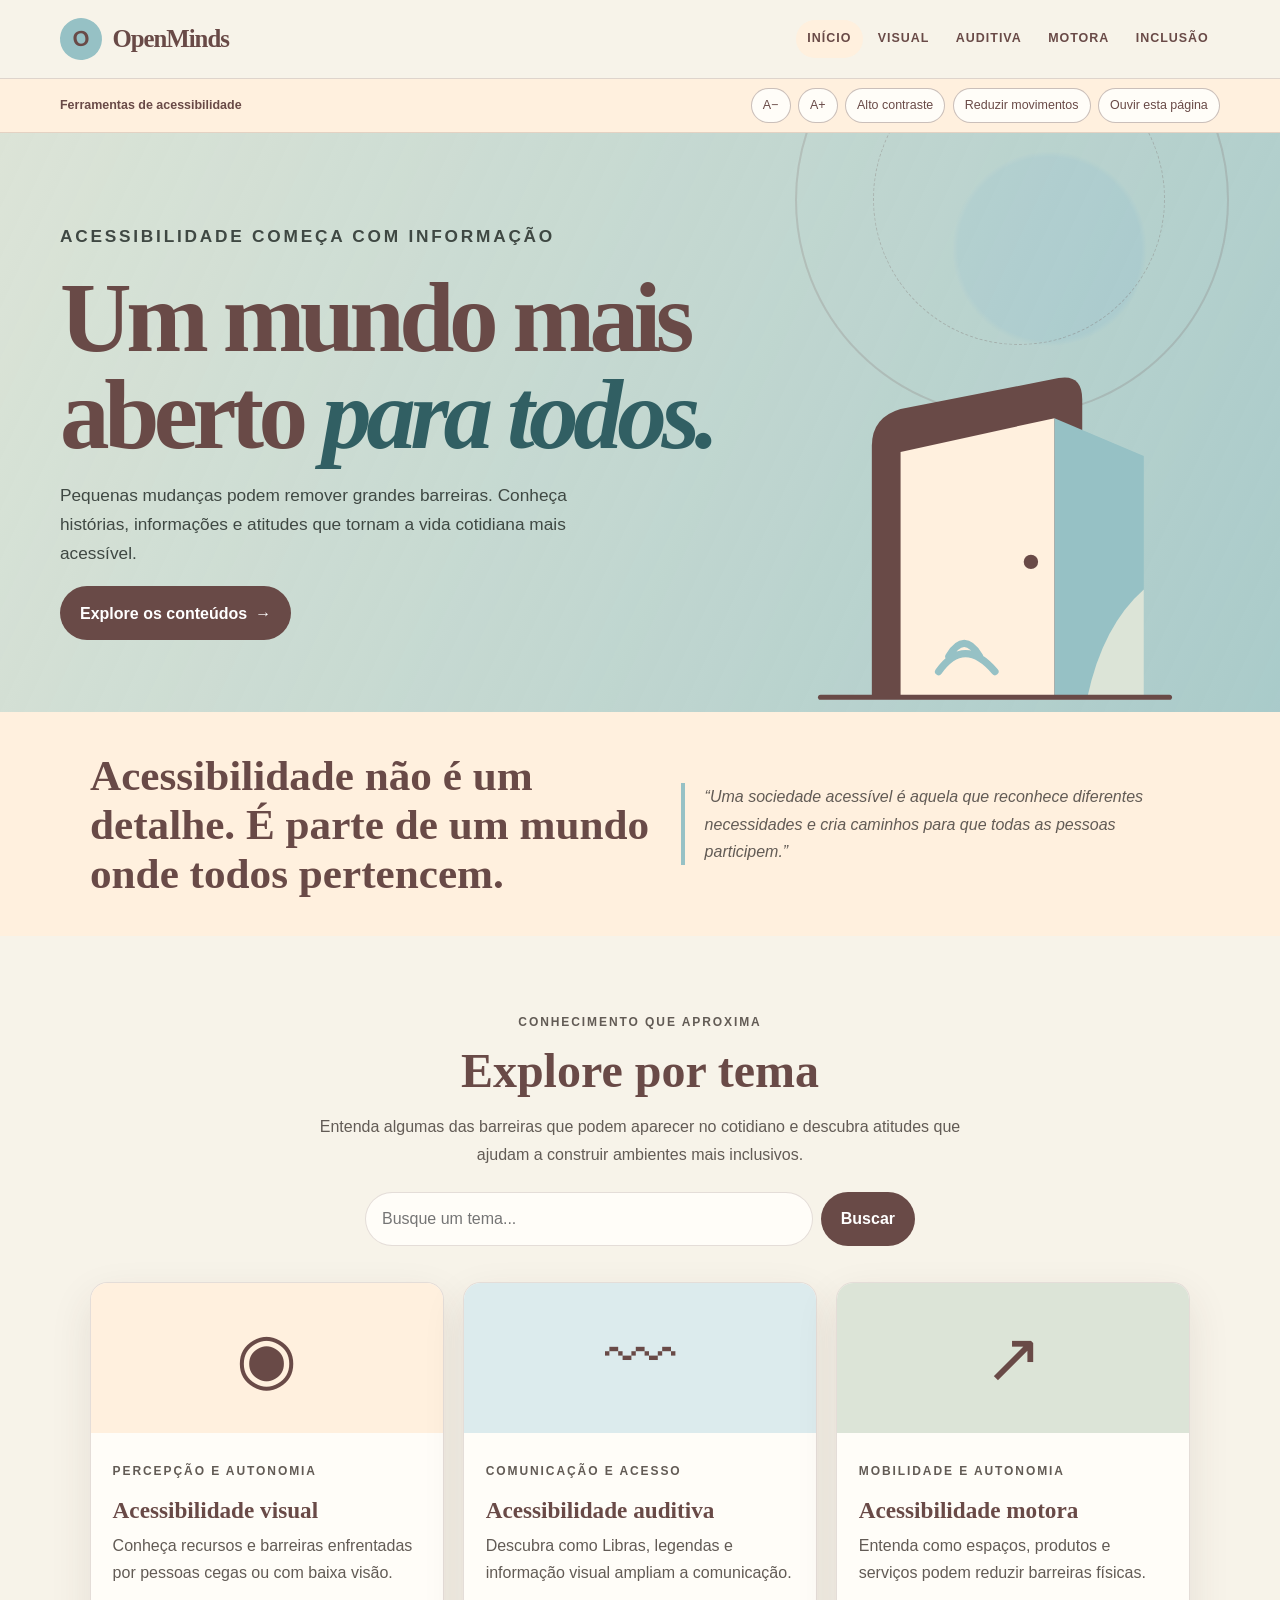
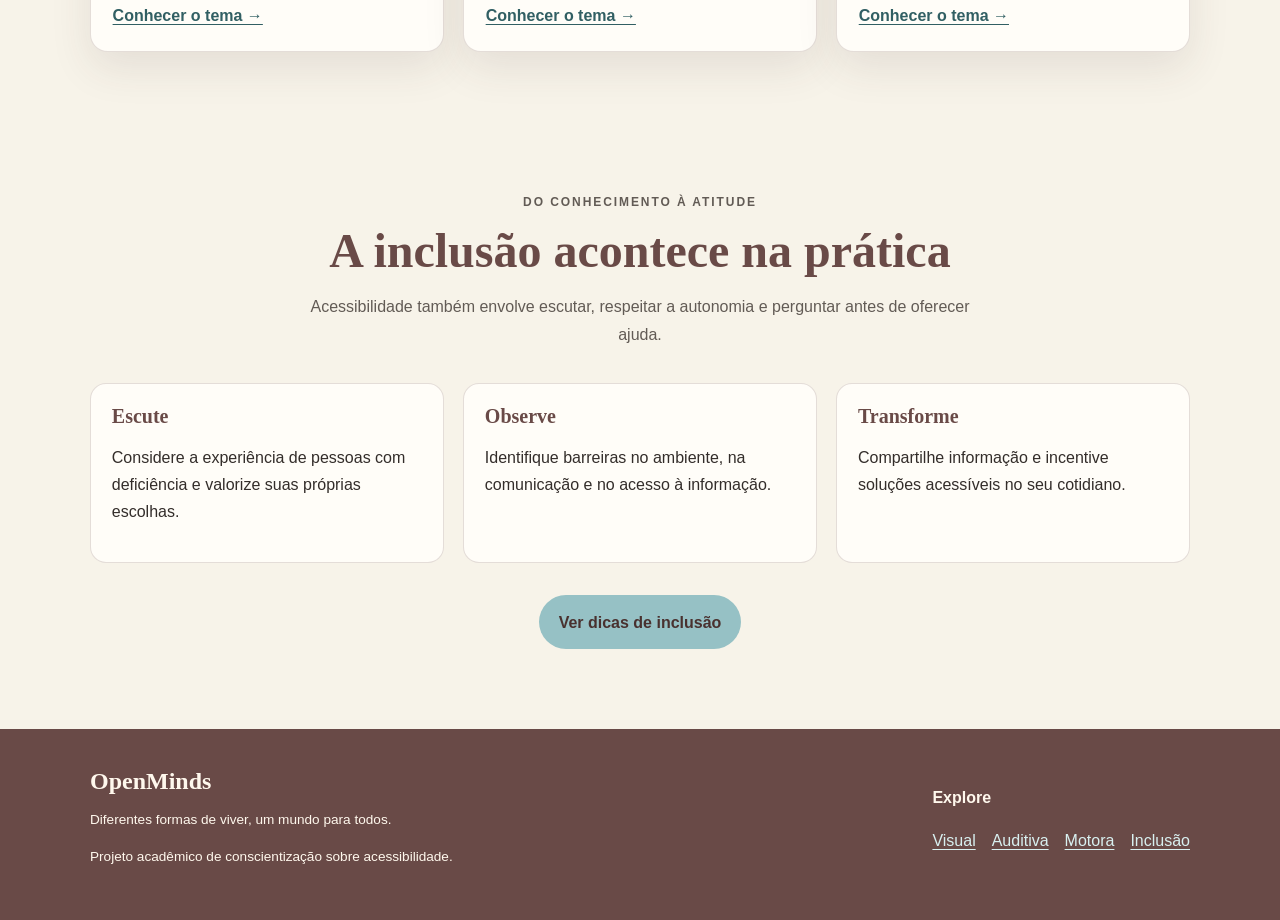
<file: index.html>
<!doctype html>
<html lang="pt-BR">
<head>
  <meta charset="utf-8">
  <meta name="viewport" content="width=device-width, initial-scale=1">
  <meta name="description" content="OpenMinds: informação, conscientização e acessibilidade na vida cotidiana.">
  <title>Início | OpenMinds</title>
  <link rel="stylesheet" href="css/style.css">
  <script src="js/script.js" defer></script>
</head>
<body>
<a class="skip-link" href="#conteudo">Pular para o conteúdo principal</a>
<header class="site-header">
  <div class="header-inner">
    <a class="brand" href="index.html" aria-label="OpenMinds - página inicial">
      <span class="brand-mark" aria-hidden="true">O</span><span class="brand-name">OpenMinds</span>
    </a>
    <button class="menu-toggle" type="button" aria-expanded="false" aria-controls="menu-principal">Menu</button>
    <nav class="nav" id="menu-principal" aria-label="Navegação principal">
      <a href="index.html" aria-current="page">Início</a>
      <a href="visual.html" >Visual</a>
      <a href="auditiva.html" >Auditiva</a>
      <a href="motora.html" >Motora</a>
      <a href="inclusao.html" >Inclusão</a>
    </nav>
  </div>
</header>
<div class="access-bar" aria-label="Ferramentas de acessibilidade">
  <div class="access-inner">
    <span class="access-label">Ferramentas de acessibilidade</span>
    <button class="tool-btn" type="button" data-font="down" aria-label="Diminuir tamanho do texto">A−</button>
    <button class="tool-btn" type="button" data-font="up" aria-label="Aumentar tamanho do texto">A+</button>
    <button class="tool-btn" type="button" data-contrast aria-pressed="false">Alto contraste</button>
    <button class="tool-btn" type="button" data-motion aria-pressed="false">Reduzir movimentos</button>
    <button class="tool-btn" type="button" data-read>Ouvir esta página</button>
  </div>
</div>

<main id="conteudo">
  <section class="hero" aria-labelledby="titulo-principal">
    <div class="hero-inner">
      <p class="eyebrow">Acessibilidade começa com informação</p>
      <h1 id="titulo-principal">Um mundo mais aberto <span>para todos.</span></h1>
      <p>Pequenas mudanças podem remover grandes barreiras. Conheça histórias, informações e atitudes que tornam a vida cotidiana mais acessível.</p>
      <a class="button" href="#explorar">Explore os conteúdos <span aria-hidden="true">→</span></a>
    </div>
    <svg class="hero-art" viewBox="0 0 380 330" role="img" aria-labelledby="hero-svg-title hero-svg-desc">
      <title id="hero-svg-title">Ilustração de uma porta aberta</title>
      <desc id="hero-svg-desc">Uma porta em tom marrom se abre para um caminho azul claro, simbolizando novas possibilidades.</desc>
      <path d="M70 315V70Q70 42 98 34L252 4Q275 0 275 25V315Z" fill="#694A47"/>
      <path d="M98 315V76L248 43V315Z" fill="#FFF0DE"/>
      <path d="M248 43L335 80V315H248Z" fill="#96C1C5"/>
      <path d="M280 315Q295 245 335 210V315Z" fill="#dce4d7"/>
      <circle cx="225" cy="183" r="7" fill="#694A47"/>
      <path d="M20 315H360" stroke="#694A47" stroke-width="5" stroke-linecap="round"/>
      <path d="M135 290Q160 255 190 290M145 275Q160 250 175 275" fill="none" stroke="#96C1C5" stroke-width="7" stroke-linecap="round"/>
    </svg>
  </section>

  <section class="intro-band">
    <div class="intro-inner">
      <h2>Acessibilidade não é um detalhe. É parte de um mundo onde todos pertencem.</h2>
      <p class="quote">“Uma sociedade acessível é aquela que reconhece diferentes necessidades e cria caminhos para que todas as pessoas participem.”</p>
    </div>
  </section>

  <section class="section" id="explorar" aria-labelledby="explorar-titulo">
    <div class="section-heading">
      <p class="eyebrow">Conhecimento que aproxima</p>
      <h2 id="explorar-titulo">Explore por tema</h2>
      <p>Entenda algumas das barreiras que podem aparecer no cotidiano e descubra atitudes que ajudam a construir ambientes mais inclusivos.</p>
      <form class="search-wrap" data-search-form role="search">
        <label class="visually-hidden" for="busca">Buscar conteúdos nesta página</label>
        <input id="busca" type="search" placeholder="Busque um tema...">
        <button class="button" type="submit">Buscar</button>
      </form>
      <p class="small" data-search-status aria-live="polite"></p>
    </div>
    <div class="category-grid">
      <article class="card" data-article-card>
        <div class="illustration" aria-hidden="true">◉</div>
        <div class="card-body">
          <p class="eyebrow">Percepção e autonomia</p><h3>Acessibilidade visual</h3>
          <p>Conheça recursos e barreiras enfrentadas por pessoas cegas ou com baixa visão.</p>
          <a class="text-link" href="visual.html">Conhecer o tema →</a>
        </div>
      </article>
      <article class="card" data-article-card>
        <div class="illustration blue" aria-hidden="true">〰</div>
        <div class="card-body">
          <p class="eyebrow">Comunicação e acesso</p><h3>Acessibilidade auditiva</h3>
          <p>Descubra como Libras, legendas e informação visual ampliam a comunicação.</p>
          <a class="text-link" href="auditiva.html">Conhecer o tema →</a>
        </div>
      </article>
      <article class="card" data-article-card>
        <div class="illustration sage" aria-hidden="true">↗</div>
        <div class="card-body">
          <p class="eyebrow">Mobilidade e autonomia</p><h3>Acessibilidade motora</h3>
          <p>Entenda como espaços, produtos e serviços podem reduzir barreiras físicas.</p>
          <a class="text-link" href="motora.html">Conhecer o tema →</a>
        </div>
      </article>
    </div>
  </section>

  <section class="section" aria-labelledby="pratica-titulo">
    <div class="section-heading">
      <p class="eyebrow">Do conhecimento à atitude</p>
      <h2 id="pratica-titulo">A inclusão acontece na prática</h2>
      <p>Acessibilidade também envolve escutar, respeitar a autonomia e perguntar antes de oferecer ajuda.</p>
    </div>
    <div class="principle-grid">
      <div class="principle"><strong>Escute</strong><p>Considere a experiência de pessoas com deficiência e valorize suas próprias escolhas.</p></div>
      <div class="principle"><strong>Observe</strong><p>Identifique barreiras no ambiente, na comunicação e no acesso à informação.</p></div>
      <div class="principle"><strong>Transforme</strong><p>Compartilhe informação e incentive soluções acessíveis no seu cotidiano.</p></div>
    </div>
    <p style="text-align:center;margin-top:2rem"><a class="button secondary" href="inclusao.html">Ver dicas de inclusão</a></p>
  </section>
</main>

<footer class="site-footer">
  <div class="footer-inner">
    <div>
      <p class="footer-title">OpenMinds</p>
      <p class="small">Diferentes formas de viver, um mundo para todos.</p>
      <p class="small">Projeto acadêmico de conscientização sobre acessibilidade.</p>
    </div>
    <div>
      <p><strong>Explore</strong></p>
      <div class="footer-links">
        <a href="visual.html">Visual</a><a href="auditiva.html">Auditiva</a>
        <a href="motora.html">Motora</a><a href="inclusao.html">Inclusão</a>
      </div>
    </div>
  </div>
</footer>
</body>
</html>
</file>
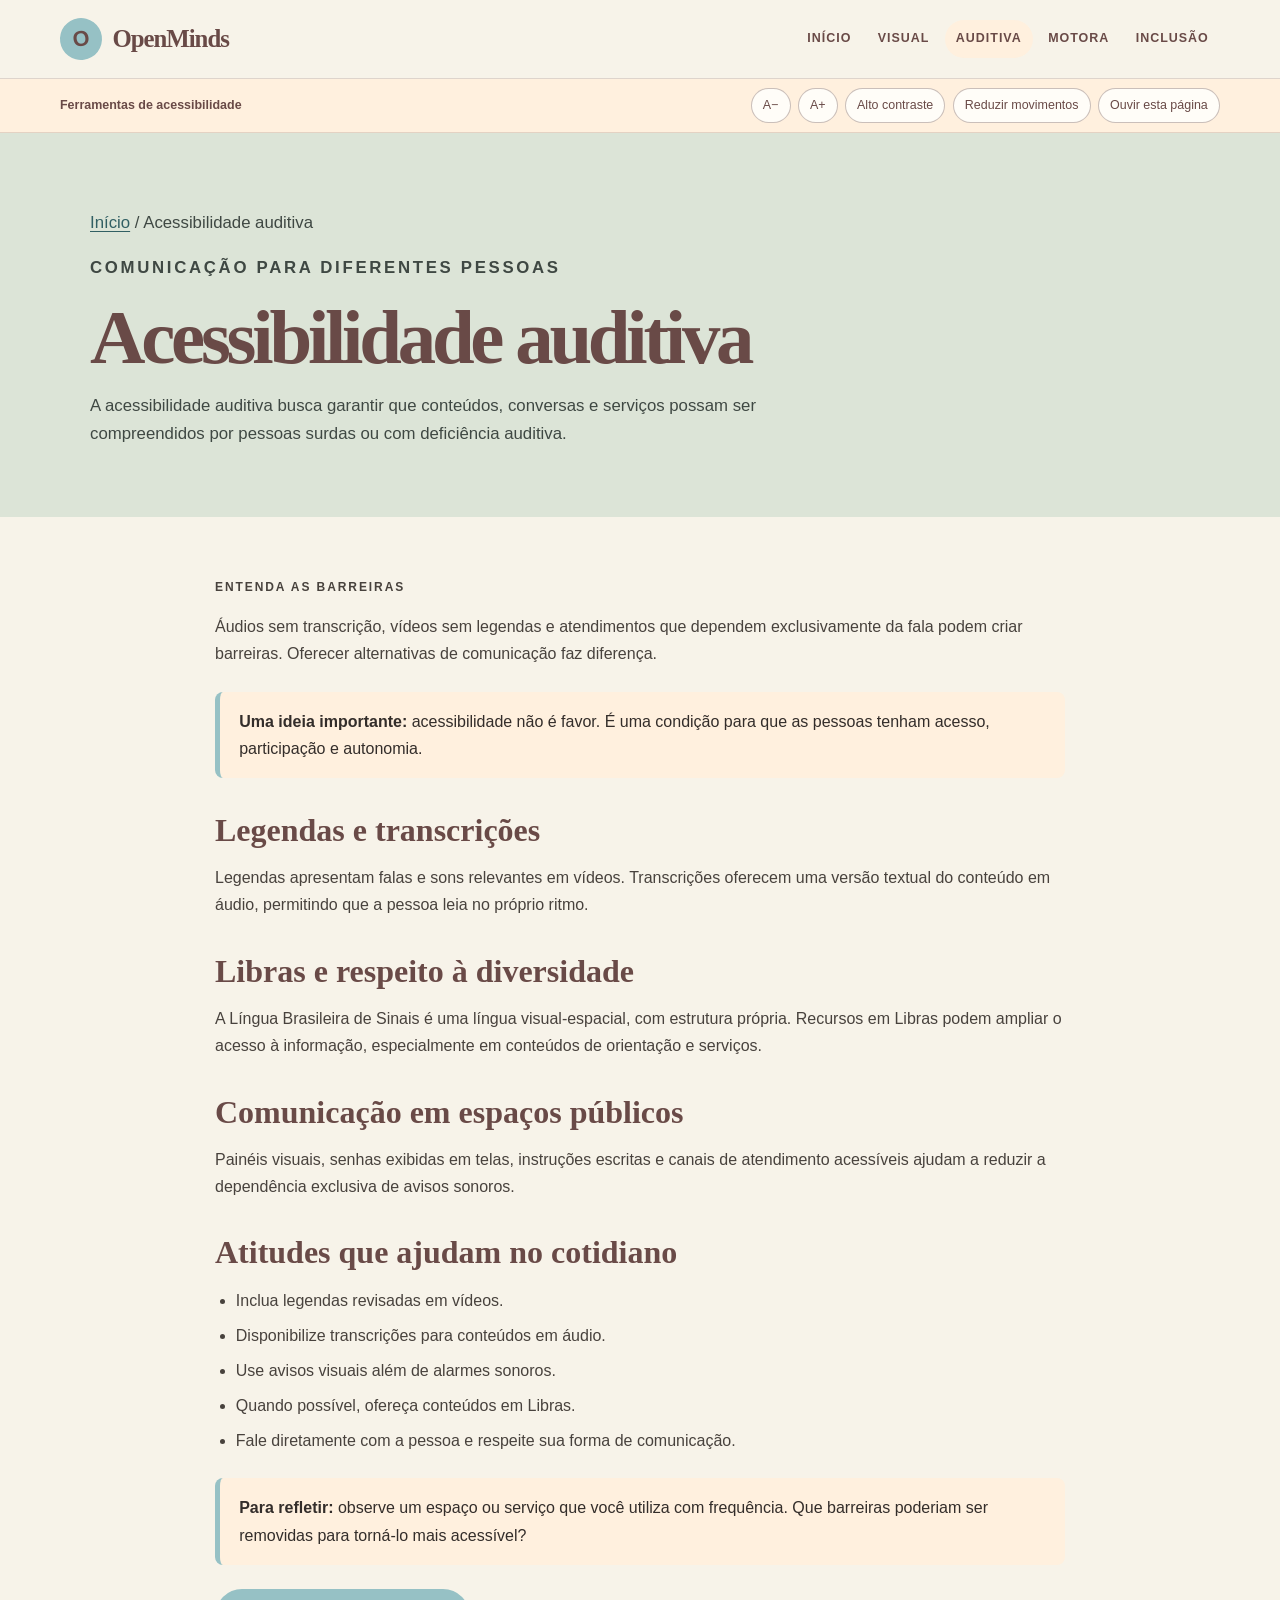
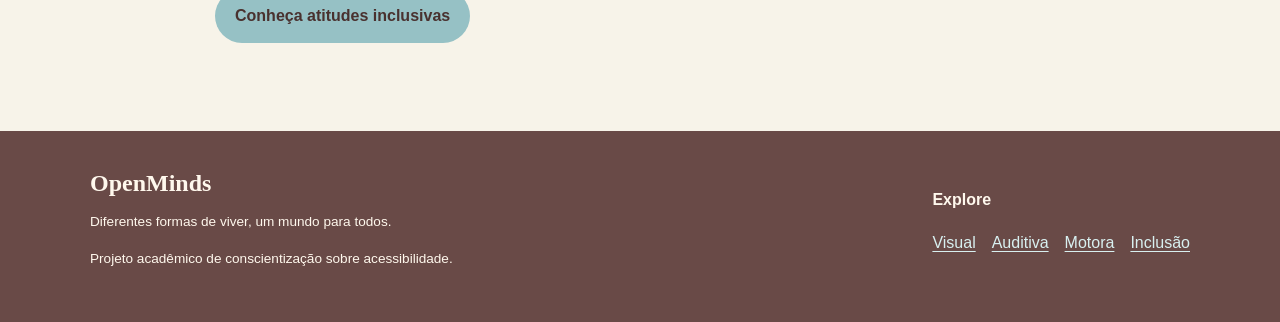
<file: auditiva.html>
<!doctype html>
<html lang="pt-BR">
<head>
  <meta charset="utf-8">
  <meta name="viewport" content="width=device-width, initial-scale=1">
  <meta name="description" content="OpenMinds: informação, conscientização e acessibilidade na vida cotidiana.">
  <title>Acessibilidade auditiva | OpenMinds</title>
  <link rel="stylesheet" href="css/style.css">
  <script src="js/script.js" defer></script>
</head>
<body>
<a class="skip-link" href="#conteudo">Pular para o conteúdo principal</a>
<header class="site-header">
  <div class="header-inner">
    <a class="brand" href="index.html" aria-label="OpenMinds - página inicial">
      <span class="brand-mark" aria-hidden="true">O</span><span class="brand-name">OpenMinds</span>
    </a>
    <button class="menu-toggle" type="button" aria-expanded="false" aria-controls="menu-principal">Menu</button>
    <nav class="nav" id="menu-principal" aria-label="Navegação principal">
      <a href="index.html" >Início</a>
      <a href="visual.html" >Visual</a>
      <a href="auditiva.html" aria-current="page">Auditiva</a>
      <a href="motora.html" >Motora</a>
      <a href="inclusao.html" >Inclusão</a>
    </nav>
  </div>
</header>
<div class="access-bar" aria-label="Ferramentas de acessibilidade">
  <div class="access-inner">
    <span class="access-label">Ferramentas de acessibilidade</span>
    <button class="tool-btn" type="button" data-font="down" aria-label="Diminuir tamanho do texto">A−</button>
    <button class="tool-btn" type="button" data-font="up" aria-label="Aumentar tamanho do texto">A+</button>
    <button class="tool-btn" type="button" data-contrast aria-pressed="false">Alto contraste</button>
    <button class="tool-btn" type="button" data-motion aria-pressed="false">Reduzir movimentos</button>
    <button class="tool-btn" type="button" data-read>Ouvir esta página</button>
  </div>
</div>

<main id="conteudo">
  <section class="page-hero">
    <div class="page-hero-inner">
      <p class="breadcrumb"><a href="index.html">Início</a> / Acessibilidade auditiva</p>
      <p class="eyebrow">Comunicação para diferentes pessoas</p>
      <h1>Acessibilidade auditiva</h1>
      <p>A acessibilidade auditiva busca garantir que conteúdos, conversas e serviços possam ser compreendidos por pessoas surdas ou com deficiência auditiva.</p>
    </div>
  </section>
  <article class="content">
    <p class="eyebrow">Entenda as barreiras</p>
    <p>Áudios sem transcrição, vídeos sem legendas e atendimentos que dependem exclusivamente da fala podem criar barreiras. Oferecer alternativas de comunicação faz diferença.</p>
    <div class="callout"><strong>Uma ideia importante:</strong> acessibilidade não é favor. É uma condição para que as pessoas tenham acesso, participação e autonomia.</div>
    <h2>Legendas e transcrições</h2><p>Legendas apresentam falas e sons relevantes em vídeos. Transcrições oferecem uma versão textual do conteúdo em áudio, permitindo que a pessoa leia no próprio ritmo.</p><h2>Libras e respeito à diversidade</h2><p>A Língua Brasileira de Sinais é uma língua visual-espacial, com estrutura própria. Recursos em Libras podem ampliar o acesso à informação, especialmente em conteúdos de orientação e serviços.</p><h2>Comunicação em espaços públicos</h2><p>Painéis visuais, senhas exibidas em telas, instruções escritas e canais de atendimento acessíveis ajudam a reduzir a dependência exclusiva de avisos sonoros.</p>
    <h2>Atitudes que ajudam no cotidiano</h2>
    <ul class="check-list"><li>Inclua legendas revisadas em vídeos.</li><li>Disponibilize transcrições para conteúdos em áudio.</li><li>Use avisos visuais além de alarmes sonoros.</li><li>Quando possível, ofereça conteúdos em Libras.</li><li>Fale diretamente com a pessoa e respeite sua forma de comunicação.</li></ul>
    <div class="callout"><strong>Para refletir:</strong> observe um espaço ou serviço que você utiliza com frequência. Que barreiras poderiam ser removidas para torná-lo mais acessível?</div>
    <p><a class="button secondary" href="inclusao.html">Conheça atitudes inclusivas</a></p>
  </article>
</main>

<footer class="site-footer">
  <div class="footer-inner">
    <div>
      <p class="footer-title">OpenMinds</p>
      <p class="small">Diferentes formas de viver, um mundo para todos.</p>
      <p class="small">Projeto acadêmico de conscientização sobre acessibilidade.</p>
    </div>
    <div>
      <p><strong>Explore</strong></p>
      <div class="footer-links">
        <a href="visual.html">Visual</a><a href="auditiva.html">Auditiva</a>
        <a href="motora.html">Motora</a><a href="inclusao.html">Inclusão</a>
      </div>
    </div>
  </div>
</footer>
</body>
</html>
</file>
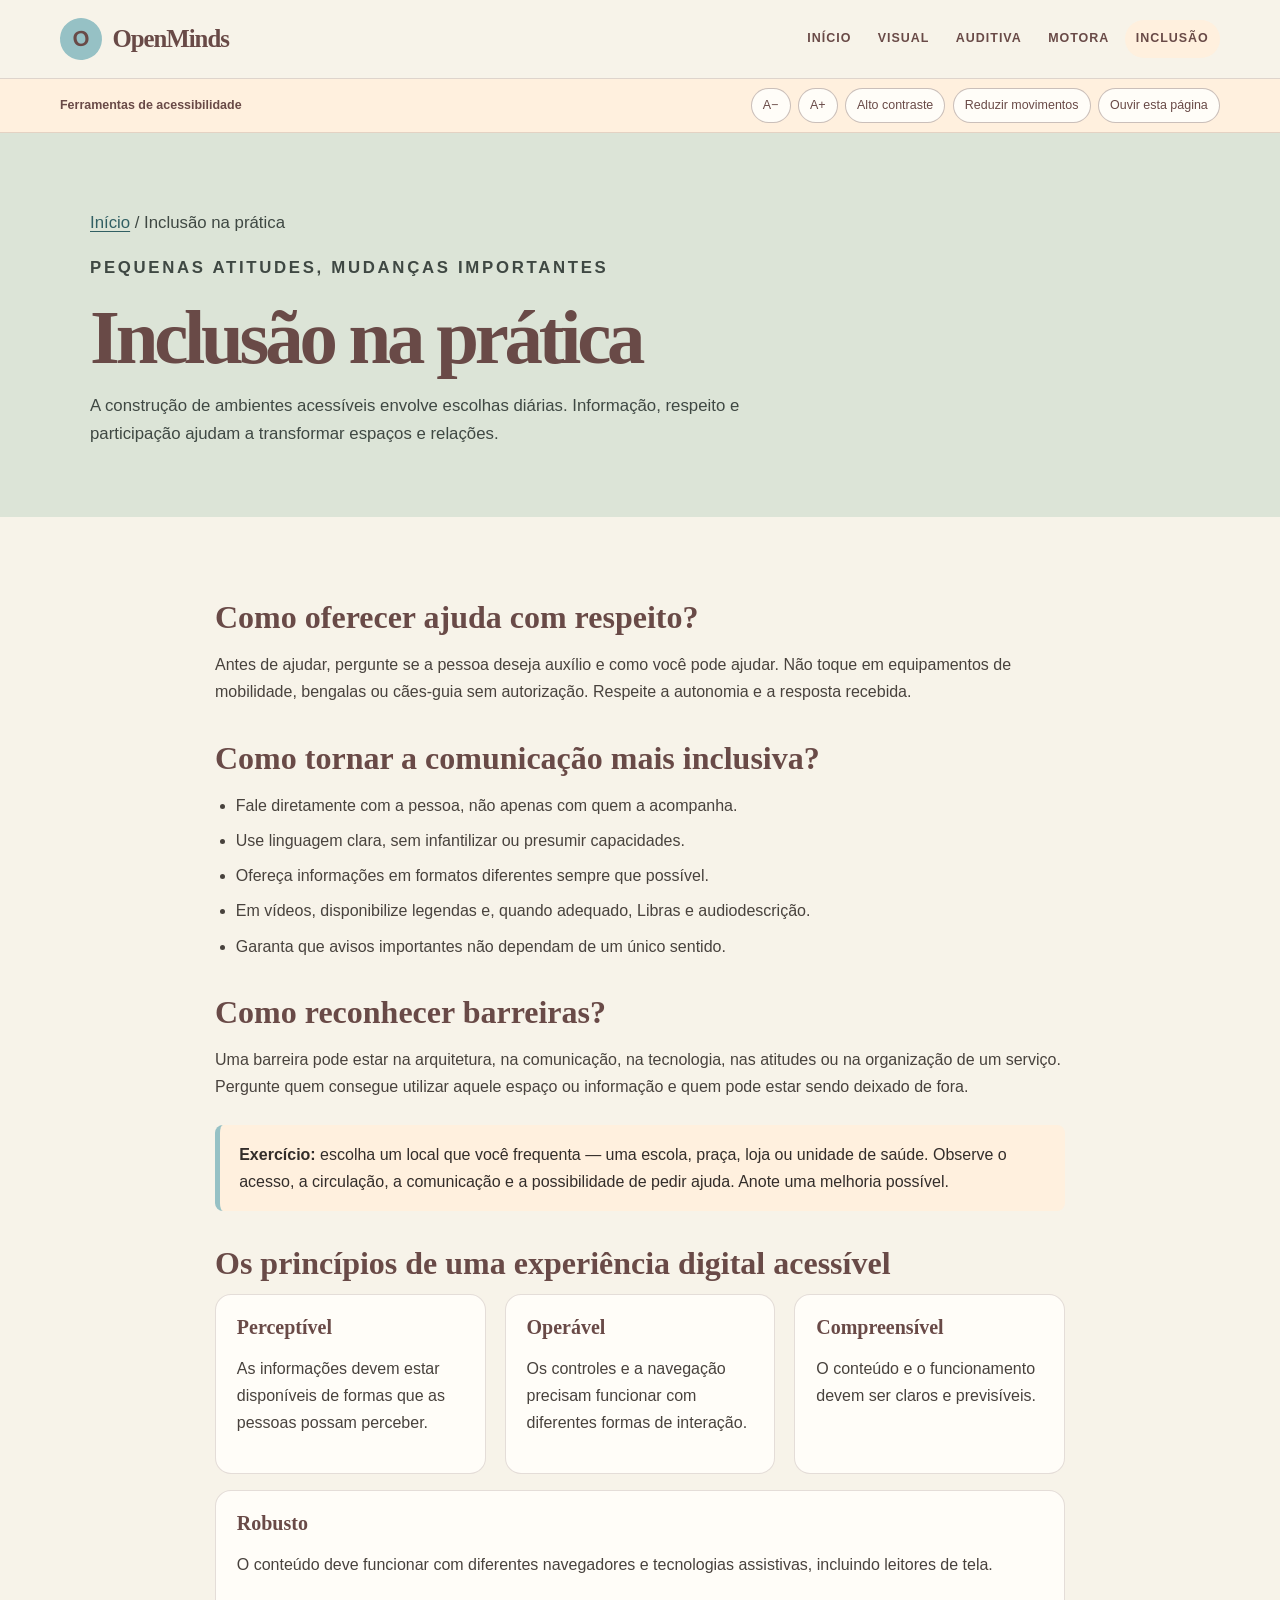
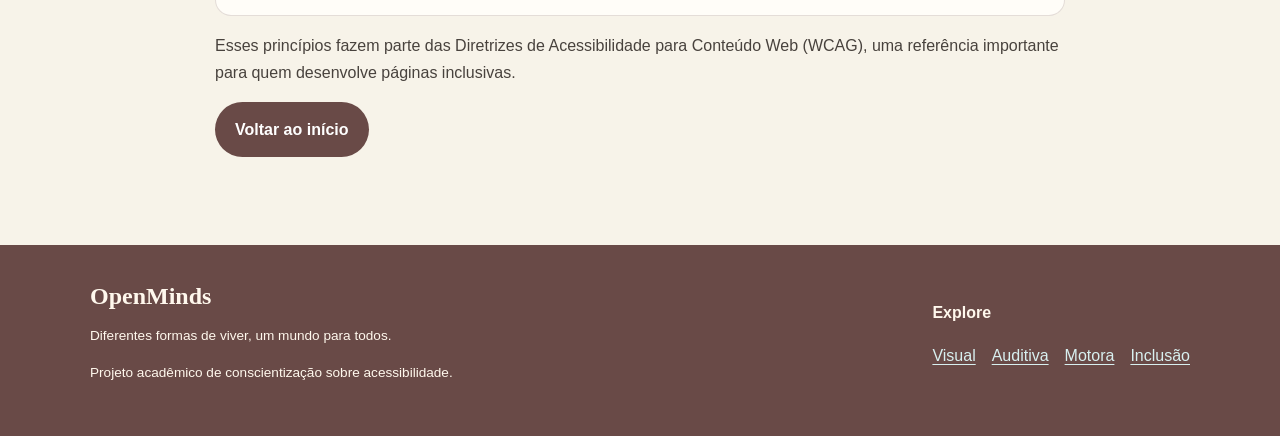
<file: inclusao.html>
<!doctype html>
<html lang="pt-BR">
<head>
  <meta charset="utf-8">
  <meta name="viewport" content="width=device-width, initial-scale=1">
  <meta name="description" content="OpenMinds: informação, conscientização e acessibilidade na vida cotidiana.">
  <title>Inclusão na prática | OpenMinds</title>
  <link rel="stylesheet" href="css/style.css">
  <script src="js/script.js" defer></script>
</head>
<body>
<a class="skip-link" href="#conteudo">Pular para o conteúdo principal</a>
<header class="site-header">
  <div class="header-inner">
    <a class="brand" href="index.html" aria-label="OpenMinds - página inicial">
      <span class="brand-mark" aria-hidden="true">O</span><span class="brand-name">OpenMinds</span>
    </a>
    <button class="menu-toggle" type="button" aria-expanded="false" aria-controls="menu-principal">Menu</button>
    <nav class="nav" id="menu-principal" aria-label="Navegação principal">
      <a href="index.html" >Início</a>
      <a href="visual.html" >Visual</a>
      <a href="auditiva.html" >Auditiva</a>
      <a href="motora.html" >Motora</a>
      <a href="inclusao.html" aria-current="page">Inclusão</a>
    </nav>
  </div>
</header>
<div class="access-bar" aria-label="Ferramentas de acessibilidade">
  <div class="access-inner">
    <span class="access-label">Ferramentas de acessibilidade</span>
    <button class="tool-btn" type="button" data-font="down" aria-label="Diminuir tamanho do texto">A−</button>
    <button class="tool-btn" type="button" data-font="up" aria-label="Aumentar tamanho do texto">A+</button>
    <button class="tool-btn" type="button" data-contrast aria-pressed="false">Alto contraste</button>
    <button class="tool-btn" type="button" data-motion aria-pressed="false">Reduzir movimentos</button>
    <button class="tool-btn" type="button" data-read>Ouvir esta página</button>
  </div>
</div>

<main id="conteudo">
  <section class="page-hero">
    <div class="page-hero-inner">
      <p class="breadcrumb"><a href="index.html">Início</a> / Inclusão na prática</p>
      <p class="eyebrow">Pequenas atitudes, mudanças importantes</p>
      <h1>Inclusão na prática</h1>
      <p>A construção de ambientes acessíveis envolve escolhas diárias. Informação, respeito e participação ajudam a transformar espaços e relações.</p>
    </div>
  </section>
  <article class="content">
    <h2>Como oferecer ajuda com respeito?</h2>
    <p>Antes de ajudar, pergunte se a pessoa deseja auxílio e como você pode ajudar. Não toque em equipamentos de mobilidade, bengalas ou cães-guia sem autorização. Respeite a autonomia e a resposta recebida.</p>
    <h2>Como tornar a comunicação mais inclusiva?</h2>
    <ul class="check-list">
      <li>Fale diretamente com a pessoa, não apenas com quem a acompanha.</li>
      <li>Use linguagem clara, sem infantilizar ou presumir capacidades.</li>
      <li>Ofereça informações em formatos diferentes sempre que possível.</li>
      <li>Em vídeos, disponibilize legendas e, quando adequado, Libras e audiodescrição.</li>
      <li>Garanta que avisos importantes não dependam de um único sentido.</li>
    </ul>
    <h2>Como reconhecer barreiras?</h2>
    <p>Uma barreira pode estar na arquitetura, na comunicação, na tecnologia, nas atitudes ou na organização de um serviço. Pergunte quem consegue utilizar aquele espaço ou informação e quem pode estar sendo deixado de fora.</p>
    <div class="callout"><strong>Exercício:</strong> escolha um local que você frequenta — uma escola, praça, loja ou unidade de saúde. Observe o acesso, a circulação, a comunicação e a possibilidade de pedir ajuda. Anote uma melhoria possível.</div>
    <h2>Os princípios de uma experiência digital acessível</h2>
    <div class="principle-grid">
      <div class="principle"><strong>Perceptível</strong><p>As informações devem estar disponíveis de formas que as pessoas possam perceber.</p></div>
      <div class="principle"><strong>Operável</strong><p>Os controles e a navegação precisam funcionar com diferentes formas de interação.</p></div>
      <div class="principle"><strong>Compreensível</strong><p>O conteúdo e o funcionamento devem ser claros e previsíveis.</p></div>
    </div>
    <div class="principle" style="margin-top:1rem"><strong>Robusto</strong><p>O conteúdo deve funcionar com diferentes navegadores e tecnologias assistivas, incluindo leitores de tela.</p></div>
    <p>Esses princípios fazem parte das Diretrizes de Acessibilidade para Conteúdo Web (WCAG), uma referência importante para quem desenvolve páginas inclusivas.</p>
    <p><a class="button" href="index.html">Voltar ao início</a></p>
  </article>
</main>

<footer class="site-footer">
  <div class="footer-inner">
    <div>
      <p class="footer-title">OpenMinds</p>
      <p class="small">Diferentes formas de viver, um mundo para todos.</p>
      <p class="small">Projeto acadêmico de conscientização sobre acessibilidade.</p>
    </div>
    <div>
      <p><strong>Explore</strong></p>
      <div class="footer-links">
        <a href="visual.html">Visual</a><a href="auditiva.html">Auditiva</a>
        <a href="motora.html">Motora</a><a href="inclusao.html">Inclusão</a>
      </div>
    </div>
  </div>
</footer>
</body>
</html>
</file>
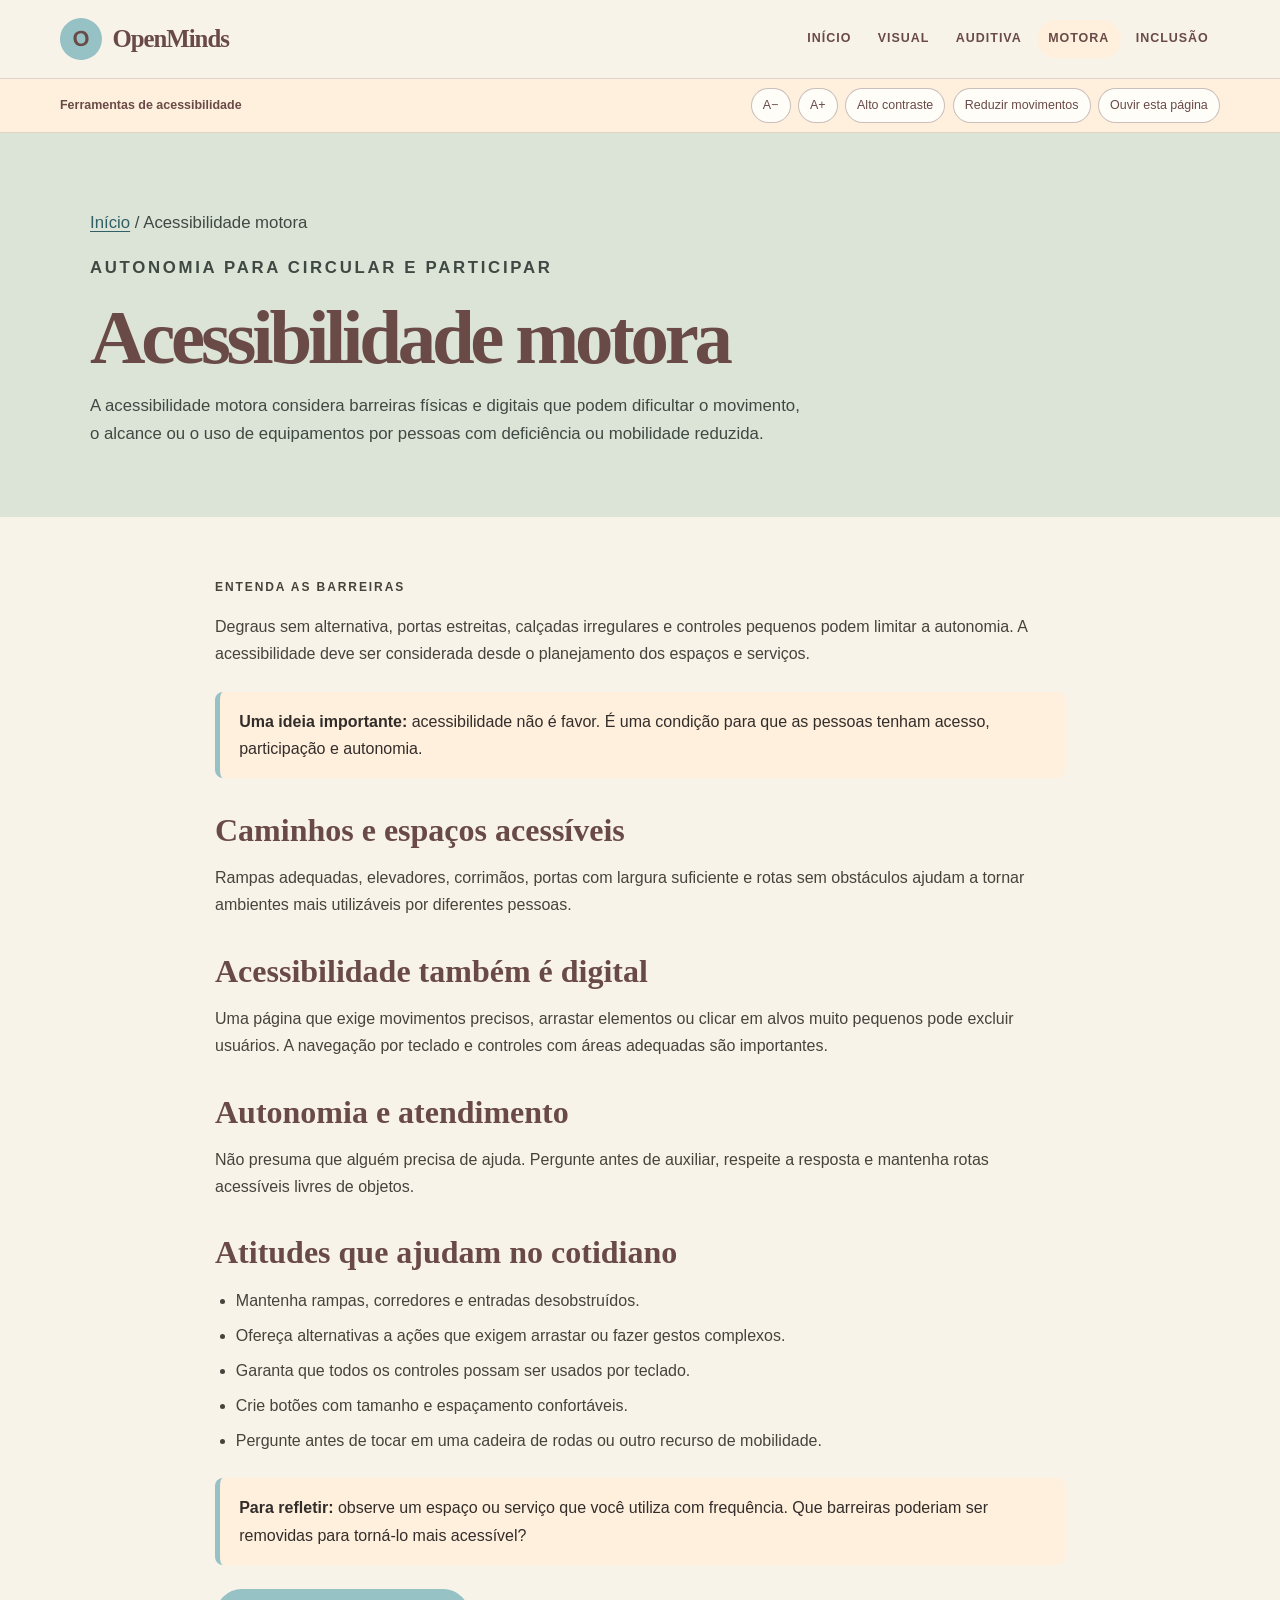
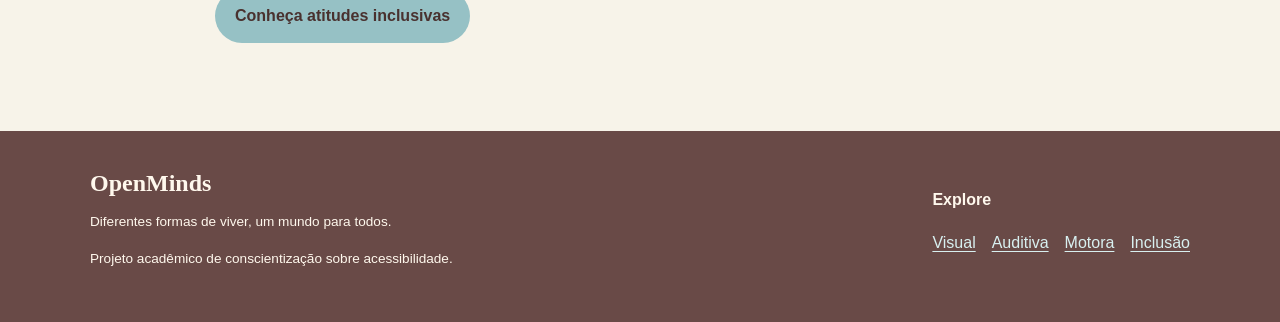
<file: motora.html>
<!doctype html>
<html lang="pt-BR">
<head>
  <meta charset="utf-8">
  <meta name="viewport" content="width=device-width, initial-scale=1">
  <meta name="description" content="OpenMinds: informação, conscientização e acessibilidade na vida cotidiana.">
  <title>Acessibilidade motora | OpenMinds</title>
  <link rel="stylesheet" href="css/style.css">
  <script src="js/script.js" defer></script>
</head>
<body>
<a class="skip-link" href="#conteudo">Pular para o conteúdo principal</a>
<header class="site-header">
  <div class="header-inner">
    <a class="brand" href="index.html" aria-label="OpenMinds - página inicial">
      <span class="brand-mark" aria-hidden="true">O</span><span class="brand-name">OpenMinds</span>
    </a>
    <button class="menu-toggle" type="button" aria-expanded="false" aria-controls="menu-principal">Menu</button>
    <nav class="nav" id="menu-principal" aria-label="Navegação principal">
      <a href="index.html" >Início</a>
      <a href="visual.html" >Visual</a>
      <a href="auditiva.html" >Auditiva</a>
      <a href="motora.html" aria-current="page">Motora</a>
      <a href="inclusao.html" >Inclusão</a>
    </nav>
  </div>
</header>
<div class="access-bar" aria-label="Ferramentas de acessibilidade">
  <div class="access-inner">
    <span class="access-label">Ferramentas de acessibilidade</span>
    <button class="tool-btn" type="button" data-font="down" aria-label="Diminuir tamanho do texto">A−</button>
    <button class="tool-btn" type="button" data-font="up" aria-label="Aumentar tamanho do texto">A+</button>
    <button class="tool-btn" type="button" data-contrast aria-pressed="false">Alto contraste</button>
    <button class="tool-btn" type="button" data-motion aria-pressed="false">Reduzir movimentos</button>
    <button class="tool-btn" type="button" data-read>Ouvir esta página</button>
  </div>
</div>

<main id="conteudo">
  <section class="page-hero">
    <div class="page-hero-inner">
      <p class="breadcrumb"><a href="index.html">Início</a> / Acessibilidade motora</p>
      <p class="eyebrow">Autonomia para circular e participar</p>
      <h1>Acessibilidade motora</h1>
      <p>A acessibilidade motora considera barreiras físicas e digitais que podem dificultar o movimento, o alcance ou o uso de equipamentos por pessoas com deficiência ou mobilidade reduzida.</p>
    </div>
  </section>
  <article class="content">
    <p class="eyebrow">Entenda as barreiras</p>
    <p>Degraus sem alternativa, portas estreitas, calçadas irregulares e controles pequenos podem limitar a autonomia. A acessibilidade deve ser considerada desde o planejamento dos espaços e serviços.</p>
    <div class="callout"><strong>Uma ideia importante:</strong> acessibilidade não é favor. É uma condição para que as pessoas tenham acesso, participação e autonomia.</div>
    <h2>Caminhos e espaços acessíveis</h2><p>Rampas adequadas, elevadores, corrimãos, portas com largura suficiente e rotas sem obstáculos ajudam a tornar ambientes mais utilizáveis por diferentes pessoas.</p><h2>Acessibilidade também é digital</h2><p>Uma página que exige movimentos precisos, arrastar elementos ou clicar em alvos muito pequenos pode excluir usuários. A navegação por teclado e controles com áreas adequadas são importantes.</p><h2>Autonomia e atendimento</h2><p>Não presuma que alguém precisa de ajuda. Pergunte antes de auxiliar, respeite a resposta e mantenha rotas acessíveis livres de objetos.</p>
    <h2>Atitudes que ajudam no cotidiano</h2>
    <ul class="check-list"><li>Mantenha rampas, corredores e entradas desobstruídos.</li><li>Ofereça alternativas a ações que exigem arrastar ou fazer gestos complexos.</li><li>Garanta que todos os controles possam ser usados por teclado.</li><li>Crie botões com tamanho e espaçamento confortáveis.</li><li>Pergunte antes de tocar em uma cadeira de rodas ou outro recurso de mobilidade.</li></ul>
    <div class="callout"><strong>Para refletir:</strong> observe um espaço ou serviço que você utiliza com frequência. Que barreiras poderiam ser removidas para torná-lo mais acessível?</div>
    <p><a class="button secondary" href="inclusao.html">Conheça atitudes inclusivas</a></p>
  </article>
</main>

<footer class="site-footer">
  <div class="footer-inner">
    <div>
      <p class="footer-title">OpenMinds</p>
      <p class="small">Diferentes formas de viver, um mundo para todos.</p>
      <p class="small">Projeto acadêmico de conscientização sobre acessibilidade.</p>
    </div>
    <div>
      <p><strong>Explore</strong></p>
      <div class="footer-links">
        <a href="visual.html">Visual</a><a href="auditiva.html">Auditiva</a>
        <a href="motora.html">Motora</a><a href="inclusao.html">Inclusão</a>
      </div>
    </div>
  </div>
</footer>
</body>
</html>
</file>
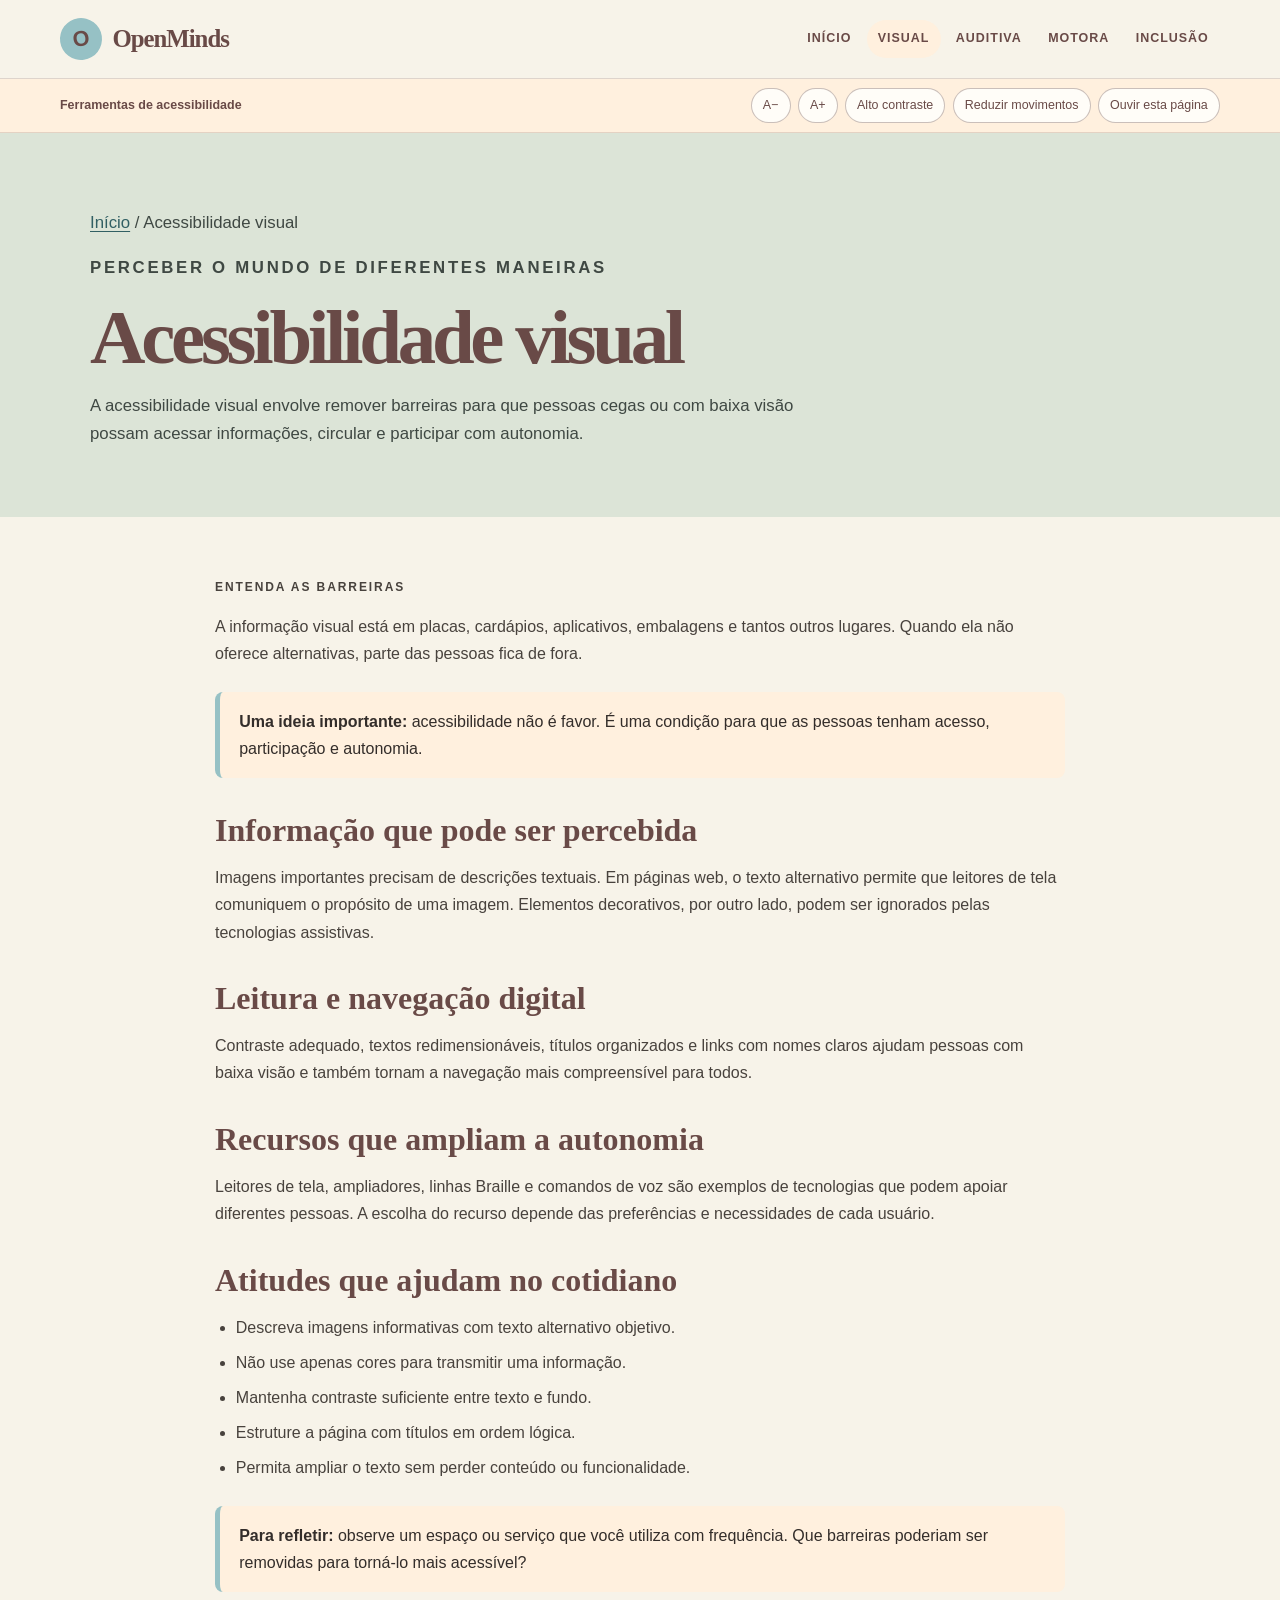
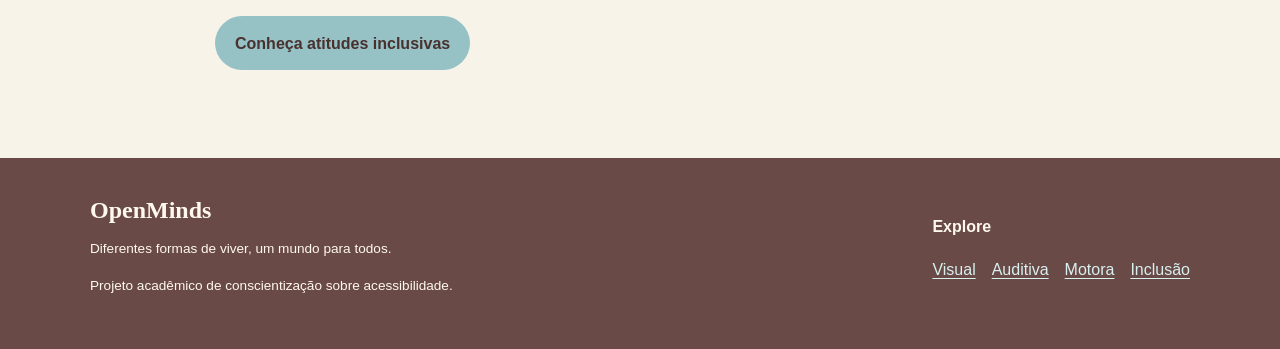
<file: visual.html>
<!doctype html>
<html lang="pt-BR">
<head>
  <meta charset="utf-8">
  <meta name="viewport" content="width=device-width, initial-scale=1">
  <meta name="description" content="OpenMinds: informação, conscientização e acessibilidade na vida cotidiana.">
  <title>Acessibilidade visual | OpenMinds</title>
  <link rel="stylesheet" href="css/style.css">
  <script src="js/script.js" defer></script>
</head>
<body>
<a class="skip-link" href="#conteudo">Pular para o conteúdo principal</a>
<header class="site-header">
  <div class="header-inner">
    <a class="brand" href="index.html" aria-label="OpenMinds - página inicial">
      <span class="brand-mark" aria-hidden="true">O</span><span class="brand-name">OpenMinds</span>
    </a>
    <button class="menu-toggle" type="button" aria-expanded="false" aria-controls="menu-principal">Menu</button>
    <nav class="nav" id="menu-principal" aria-label="Navegação principal">
      <a href="index.html" >Início</a>
      <a href="visual.html" aria-current="page">Visual</a>
      <a href="auditiva.html" >Auditiva</a>
      <a href="motora.html" >Motora</a>
      <a href="inclusao.html" >Inclusão</a>
    </nav>
  </div>
</header>
<div class="access-bar" aria-label="Ferramentas de acessibilidade">
  <div class="access-inner">
    <span class="access-label">Ferramentas de acessibilidade</span>
    <button class="tool-btn" type="button" data-font="down" aria-label="Diminuir tamanho do texto">A−</button>
    <button class="tool-btn" type="button" data-font="up" aria-label="Aumentar tamanho do texto">A+</button>
    <button class="tool-btn" type="button" data-contrast aria-pressed="false">Alto contraste</button>
    <button class="tool-btn" type="button" data-motion aria-pressed="false">Reduzir movimentos</button>
    <button class="tool-btn" type="button" data-read>Ouvir esta página</button>
  </div>
</div>

<main id="conteudo">
  <section class="page-hero">
    <div class="page-hero-inner">
      <p class="breadcrumb"><a href="index.html">Início</a> / Acessibilidade visual</p>
      <p class="eyebrow">Perceber o mundo de diferentes maneiras</p>
      <h1>Acessibilidade visual</h1>
      <p>A acessibilidade visual envolve remover barreiras para que pessoas cegas ou com baixa visão possam acessar informações, circular e participar com autonomia.</p>
    </div>
  </section>
  <article class="content">
    <p class="eyebrow">Entenda as barreiras</p>
    <p>A informação visual está em placas, cardápios, aplicativos, embalagens e tantos outros lugares. Quando ela não oferece alternativas, parte das pessoas fica de fora.</p>
    <div class="callout"><strong>Uma ideia importante:</strong> acessibilidade não é favor. É uma condição para que as pessoas tenham acesso, participação e autonomia.</div>
    <h2>Informação que pode ser percebida</h2><p>Imagens importantes precisam de descrições textuais. Em páginas web, o texto alternativo permite que leitores de tela comuniquem o propósito de uma imagem. Elementos decorativos, por outro lado, podem ser ignorados pelas tecnologias assistivas.</p><h2>Leitura e navegação digital</h2><p>Contraste adequado, textos redimensionáveis, títulos organizados e links com nomes claros ajudam pessoas com baixa visão e também tornam a navegação mais compreensível para todos.</p><h2>Recursos que ampliam a autonomia</h2><p>Leitores de tela, ampliadores, linhas Braille e comandos de voz são exemplos de tecnologias que podem apoiar diferentes pessoas. A escolha do recurso depende das preferências e necessidades de cada usuário.</p>
    <h2>Atitudes que ajudam no cotidiano</h2>
    <ul class="check-list"><li>Descreva imagens informativas com texto alternativo objetivo.</li><li>Não use apenas cores para transmitir uma informação.</li><li>Mantenha contraste suficiente entre texto e fundo.</li><li>Estruture a página com títulos em ordem lógica.</li><li>Permita ampliar o texto sem perder conteúdo ou funcionalidade.</li></ul>
    <div class="callout"><strong>Para refletir:</strong> observe um espaço ou serviço que você utiliza com frequência. Que barreiras poderiam ser removidas para torná-lo mais acessível?</div>
    <p><a class="button secondary" href="inclusao.html">Conheça atitudes inclusivas</a></p>
  </article>
</main>

<footer class="site-footer">
  <div class="footer-inner">
    <div>
      <p class="footer-title">OpenMinds</p>
      <p class="small">Diferentes formas de viver, um mundo para todos.</p>
      <p class="small">Projeto acadêmico de conscientização sobre acessibilidade.</p>
    </div>
    <div>
      <p><strong>Explore</strong></p>
      <div class="footer-links">
        <a href="visual.html">Visual</a><a href="auditiva.html">Auditiva</a>
        <a href="motora.html">Motora</a><a href="inclusao.html">Inclusão</a>
      </div>
    </div>
  </div>
</footer>
</body>
</html>
</file>
<file: css/style.css>
:root {
  --brown: #694A47;
  --brown-dark: #49312f;
  --blue: #96C1C5;
  --blue-dark: #315f63;
  --cream: #FFF0DE;
  --paper: #f7f3e9;
  --sage: #dce4d7;
  --ink: #332d2a;
  --muted: #625b55;
  --white: #fffdf8;
  --line: rgba(105,74,71,.18);
  --shadow: 0 16px 42px rgba(73,49,47,.10);
  --font-scale: 1;
}
* { box-sizing: border-box; }
html { scroll-behavior: smooth; font-size: calc(16px * var(--font-scale)); }
body {
  margin: 0; color: var(--ink); background: var(--paper);
  font-family: "Trebuchet MS", Arial, sans-serif; line-height: 1.7;
}
body.high-contrast {
  --brown: #24100e; --brown-dark: #000; --blue: #b9ffff; --blue-dark: #003b40;
  --cream: #fff; --paper: #fff; --sage: #eee; --ink: #000; --muted: #222;
  --white: #fff; --line: #000; --shadow: none;
}
a { color: var(--blue-dark); text-underline-offset: .2em; }
a:hover { text-decoration-thickness: 2px; }
a:focus-visible, button:focus-visible, input:focus-visible, textarea:focus-visible {
  outline: 3px solid #bd6a35; outline-offset: 3px;
}
.skip-link {
  position: absolute; left: 1rem; top: -5rem; z-index: 1000;
  background: var(--brown); color: white; padding: .7rem 1rem; border-radius: .5rem;
}
.skip-link:focus { top: 1rem; }
.site-header {
  position: relative; z-index: 5; background: var(--paper);
  border-bottom: 1px solid var(--line);
}
.header-inner {
  width: min(1160px, calc(100% - 2rem)); margin: auto; min-height: 78px;
  display: flex; align-items: center; justify-content: space-between; gap: 1rem;
}
.brand { display: inline-flex; align-items: center; gap: .65rem; text-decoration: none; color: var(--brown); }
.brand-mark {
  display: grid; place-items: center; width: 42px; height: 42px; border-radius: 50%;
  background: var(--blue); color: var(--brown); font-size: 1.35rem; font-weight: 900;
  transform: rotate(-8deg);
}
.brand-name { font-family: Georgia, serif; font-size: 1.55rem; font-weight: bold; letter-spacing: -.04em; }
.nav { display: flex; align-items: center; gap: .25rem; flex-wrap: wrap; }
.nav a {
  display: inline-block; padding: .55rem .7rem; border-radius: 999px;
  text-decoration: none; color: var(--brown); font-size: .78rem; font-weight: bold;
  letter-spacing: .08em; text-transform: uppercase;
}
.nav a:hover, .nav a[aria-current="page"] { background: var(--cream); }
.menu-toggle { display: none; background: transparent; border: 1px solid var(--line); color: var(--brown); border-radius: 999px; padding: .5rem .8rem; }
.access-bar { background: var(--cream); border-bottom: 1px solid var(--line); }
.access-inner {
  width: min(1160px, calc(100% - 2rem)); margin: auto; display: flex; align-items: center;
  justify-content: flex-end; gap: .45rem; padding: .55rem 0; flex-wrap: wrap;
}
.access-label { margin-right: auto; color: var(--brown); font-size: .78rem; font-weight: bold; }
.tool-btn {
  border: 1px solid rgba(105,74,71,.35); background: var(--white); color: var(--brown);
  border-radius: 999px; padding: .38rem .7rem; font: inherit; font-size: .78rem; cursor: pointer;
}
.tool-btn:hover { background: var(--blue); }
.hero {
  position: relative; overflow: hidden; min-height: 440px; display: grid; align-items: center;
  background: linear-gradient(115deg, rgba(220,228,215,.98), rgba(150,193,197,.72)),
              radial-gradient(circle at 82% 20%, #b1cedb 0 8%, transparent 8.5%),
              var(--sage);
}
.hero::before, .hero::after { content: ""; position: absolute; border-radius: 50%; pointer-events: none; }
.hero::before { width: 430px; height: 430px; right: 4%; top: -150px; border: 2px solid rgba(105,74,71,.17); }
.hero::after { width: 290px; height: 290px; right: 9%; top: -80px; border: 1px dashed rgba(105,74,71,.25); }
.hero-inner { width: min(1160px, calc(100% - 2rem)); margin: auto; position: relative; z-index: 1; padding: 4.5rem 0; }
.eyebrow { color: var(--brown); font-size: .75rem; font-weight: bold; letter-spacing: .16em; text-transform: uppercase; }
.hero h1, .page-hero h1 {
  max-width: 690px; margin: .35rem 0 1rem; color: var(--brown);
  font-family: Georgia, "Times New Roman", serif; font-size: clamp(3rem, 8vw, 6.2rem);
  line-height: .98; letter-spacing: -.055em;
}
.hero h1 span { color: var(--blue-dark); font-style: italic; }
.hero p { max-width: 540px; font-size: 1.08rem; color: #3f4843; }
.hero-art { position: absolute; right: 7%; bottom: 0; width: min(36%, 390px); height: auto; z-index: 1; }
.button {
  display: inline-flex; align-items: center; justify-content: center; gap: .5rem;
  border: 0; border-radius: 999px; background: var(--brown); color: white;
  padding: .85rem 1.25rem; text-decoration: none; font: inherit; font-weight: bold; cursor: pointer;
}
.button:hover { background: var(--brown-dark); color: white; }
.button.secondary { background: var(--blue); color: var(--brown-dark); }
.section { width: min(1100px, calc(100% - 2rem)); margin: 0 auto; padding: 4rem 0; }
.section-heading { text-align: center; max-width: 690px; margin: 0 auto 2.2rem; }
.section-heading h2, .content h2 {
  color: var(--brown); font-family: Georgia, serif; font-size: clamp(2rem, 4vw, 3rem);
  line-height: 1.1; margin: .3rem 0 .8rem;
}
.section-heading p { color: var(--muted); }
.category-grid, .article-grid, .principle-grid { display: grid; grid-template-columns: repeat(3, 1fr); gap: 1.2rem; }
.card {
  background: var(--white); border: 1px solid var(--line); border-radius: 1.1rem;
  overflow: hidden; box-shadow: var(--shadow);
}
.card-body { padding: 1.35rem; }
.card h3 { margin: .2rem 0 .5rem; color: var(--brown); font: bold 1.45rem Georgia, serif; }
.card p { color: var(--muted); margin: .4rem 0 1rem; }
.illustration {
  min-height: 150px; display: grid; place-items: center; background: var(--cream);
  color: var(--brown); font-size: 4.4rem;
}
.illustration.blue { background: #dcebed; }
.illustration.sage { background: var(--sage); }
.text-link { font-weight: bold; color: var(--blue-dark); }
.intro-band { background: var(--cream); }
.intro-inner {
  width: min(1100px, calc(100% - 2rem)); margin: auto; padding: 2.4rem 0;
  display: grid; grid-template-columns: 1.1fr 1fr; gap: 2rem; align-items: center;
}
.intro-inner h2 { font: bold clamp(1.8rem, 4vw, 2.7rem) Georgia, serif; color: var(--brown); margin: 0; }
.quote { border-left: 4px solid var(--blue); padding-left: 1.2rem; color: var(--muted); font-style: italic; }
.page-hero { background: var(--sage); padding: 3.7rem 0 3.2rem; }
.page-hero-inner { width: min(1100px, calc(100% - 2rem)); margin: auto; }
.page-hero h1 { font-size: clamp(2.7rem, 6vw, 4.8rem); max-width: 850px; }
.page-hero p { max-width: 720px; color: #3f4843; font-size: 1.05rem; }
.breadcrumb { font-size: .8rem; color: var(--muted); margin-bottom: 1rem; }
.content { width: min(850px, calc(100% - 2rem)); margin: auto; padding: 3rem 0 4.5rem; }
.content h2 { font-size: 2rem; margin-top: 2.2rem; }
.content h3 { color: var(--brown); font: bold 1.35rem Georgia, serif; margin-top: 1.6rem; }
.content p, .content li { color: #48423d; }
.callout { background: var(--cream); border-left: 5px solid var(--blue); border-radius: .5rem; padding: 1rem 1.2rem; margin: 1.5rem 0; }
.check-list { padding-left: 1.3rem; }
.check-list li { margin: .5rem 0; }
.article-tools { display: flex; gap: .5rem; flex-wrap: wrap; margin: 1.5rem 0; }
.search-wrap { display: flex; gap: .5rem; max-width: 550px; margin: 1.5rem auto 0; }
.search-wrap input { flex: 1; min-width: 0; border: 1px solid var(--line); border-radius: 999px; padding: .8rem 1rem; font: inherit; background: var(--white); color: var(--ink); }
.principle { padding: 1.3rem; background: var(--white); border-radius: 1rem; border: 1px solid var(--line); }
.principle strong { color: var(--brown); display: block; font: bold 1.25rem Georgia, serif; margin-bottom: .35rem; }
.site-footer { background: var(--brown); color: #fff8ed; padding: 2.4rem 0; }
.footer-inner { width: min(1100px, calc(100% - 2rem)); margin: auto; display: flex; justify-content: space-between; gap: 2rem; flex-wrap: wrap; }
.site-footer a { color: #d8f0f0; }
.footer-title { font: bold 1.5rem Georgia, serif; margin: 0 0 .5rem; }
.footer-links { display: flex; gap: 1rem; flex-wrap: wrap; }
.small { font-size: .85rem; }
.visually-hidden { position: absolute !important; width: 1px; height: 1px; padding: 0; margin: -1px; overflow: hidden; clip: rect(0,0,0,0); white-space: nowrap; border: 0; }
body.reduce-motion *, body.reduce-motion *::before, body.reduce-motion *::after { animation: none !important; transition: none !important; scroll-behavior: auto !important; }
@media (max-width: 760px) {
  .header-inner { min-height: 68px; }
  .menu-toggle { display: inline-block; }
  .nav { display: none; position: absolute; left: 1rem; right: 1rem; top: 65px; padding: .8rem; background: var(--white); border: 1px solid var(--line); border-radius: 1rem; box-shadow: var(--shadow); flex-direction: column; align-items: stretch; }
  .nav.open { display: flex; }
  .nav a { padding: .75rem; }
  .access-inner { justify-content: flex-start; }
  .access-label { flex-basis: 100%; }
  .hero { min-height: 520px; }
  .hero-inner { padding: 3rem 0 12rem; }
  .hero-art { width: 55%; right: 2%; }
  .category-grid, .article-grid, .principle-grid { grid-template-columns: 1fr; }
  .intro-inner { grid-template-columns: 1fr; }
  .section { padding: 3rem 0; }
}
@media (prefers-reduced-motion: reduce) {
  html { scroll-behavior: auto; }
  *, *::before, *::after { animation-duration: .01ms !important; transition-duration: .01ms !important; }
}
</file>
